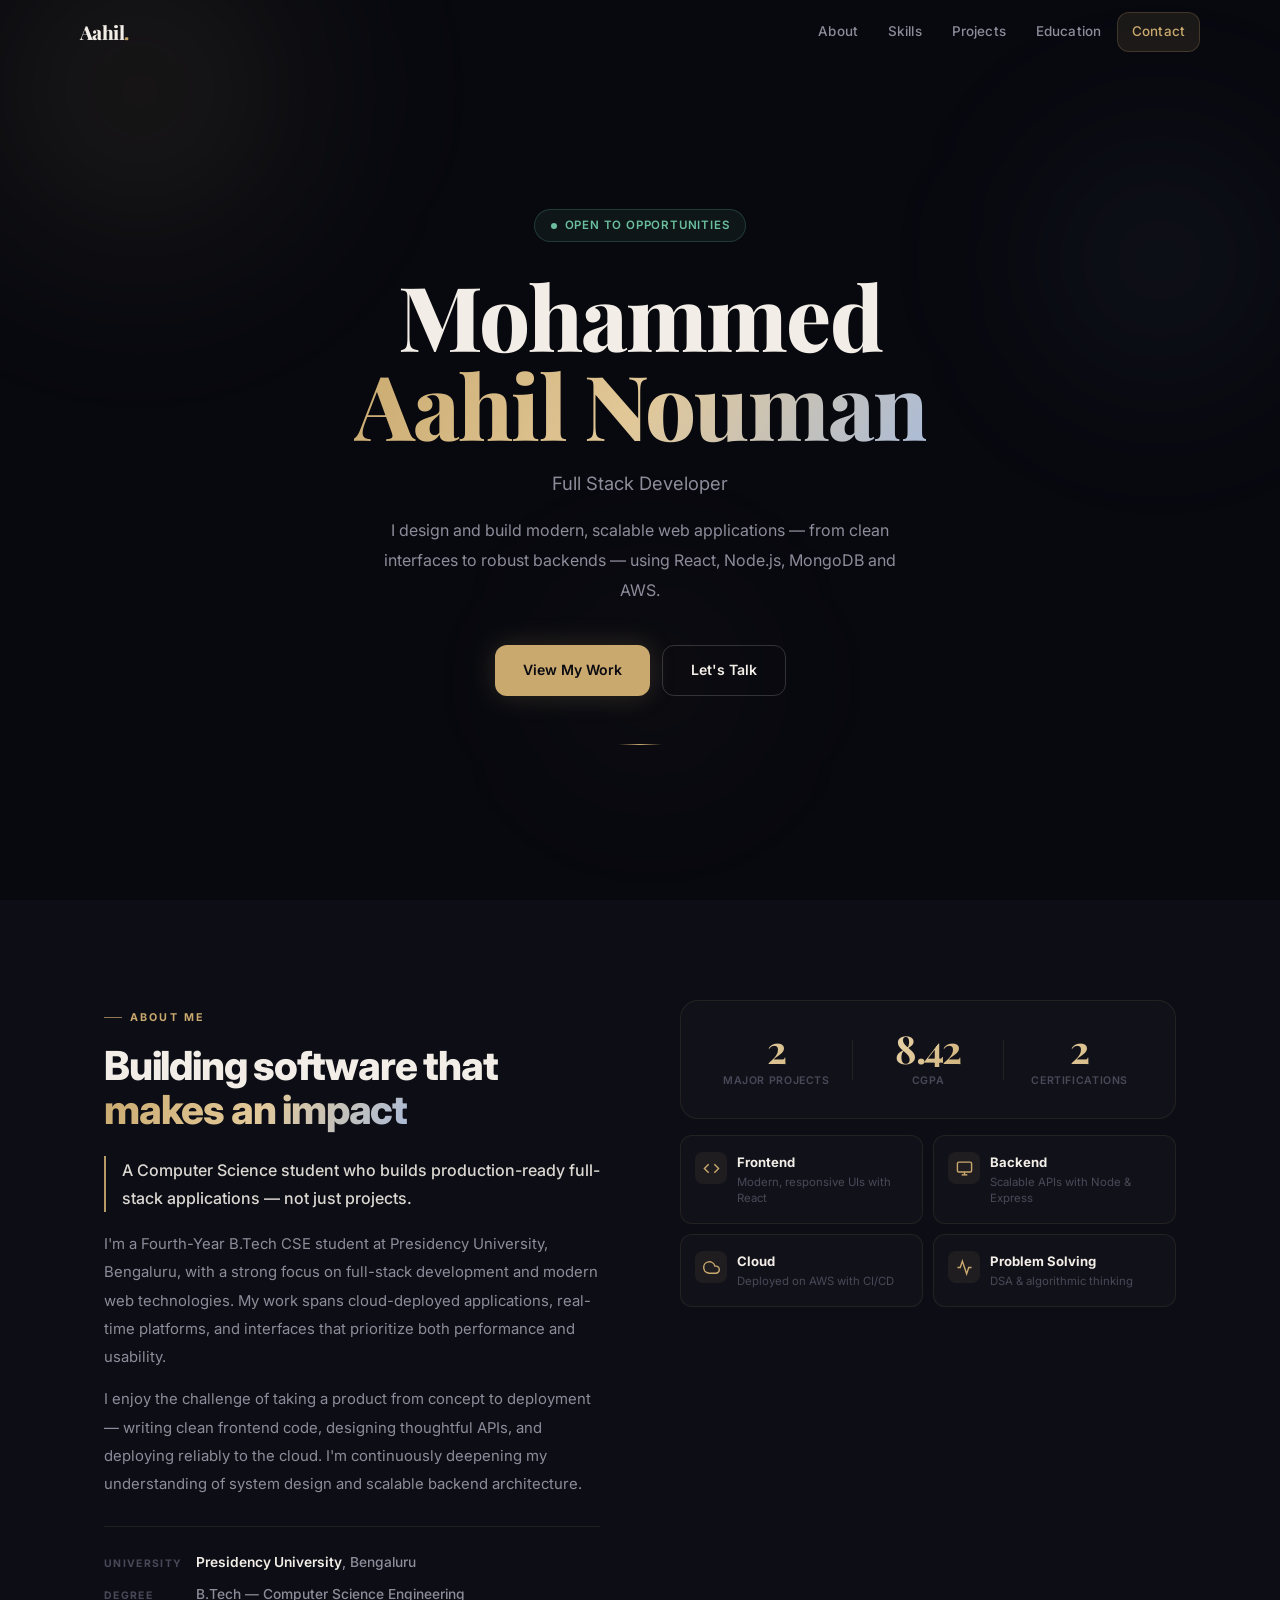
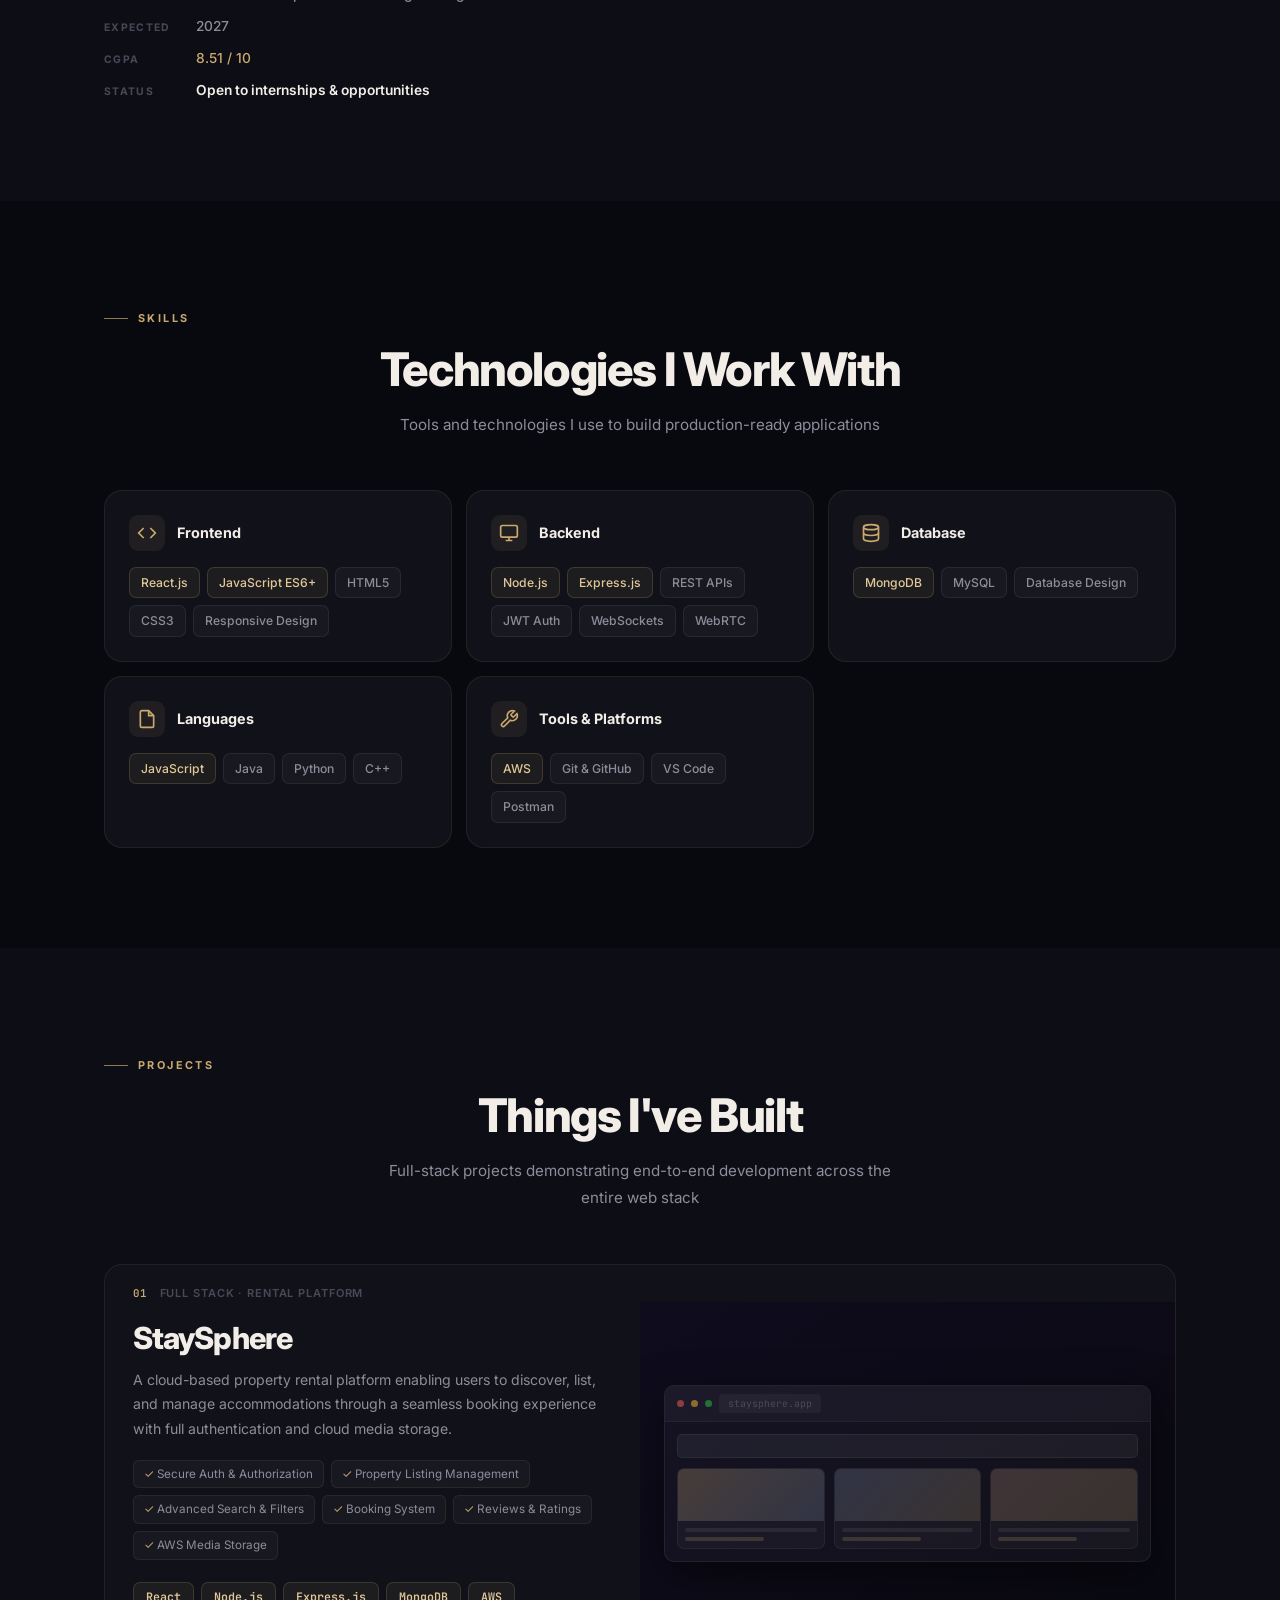
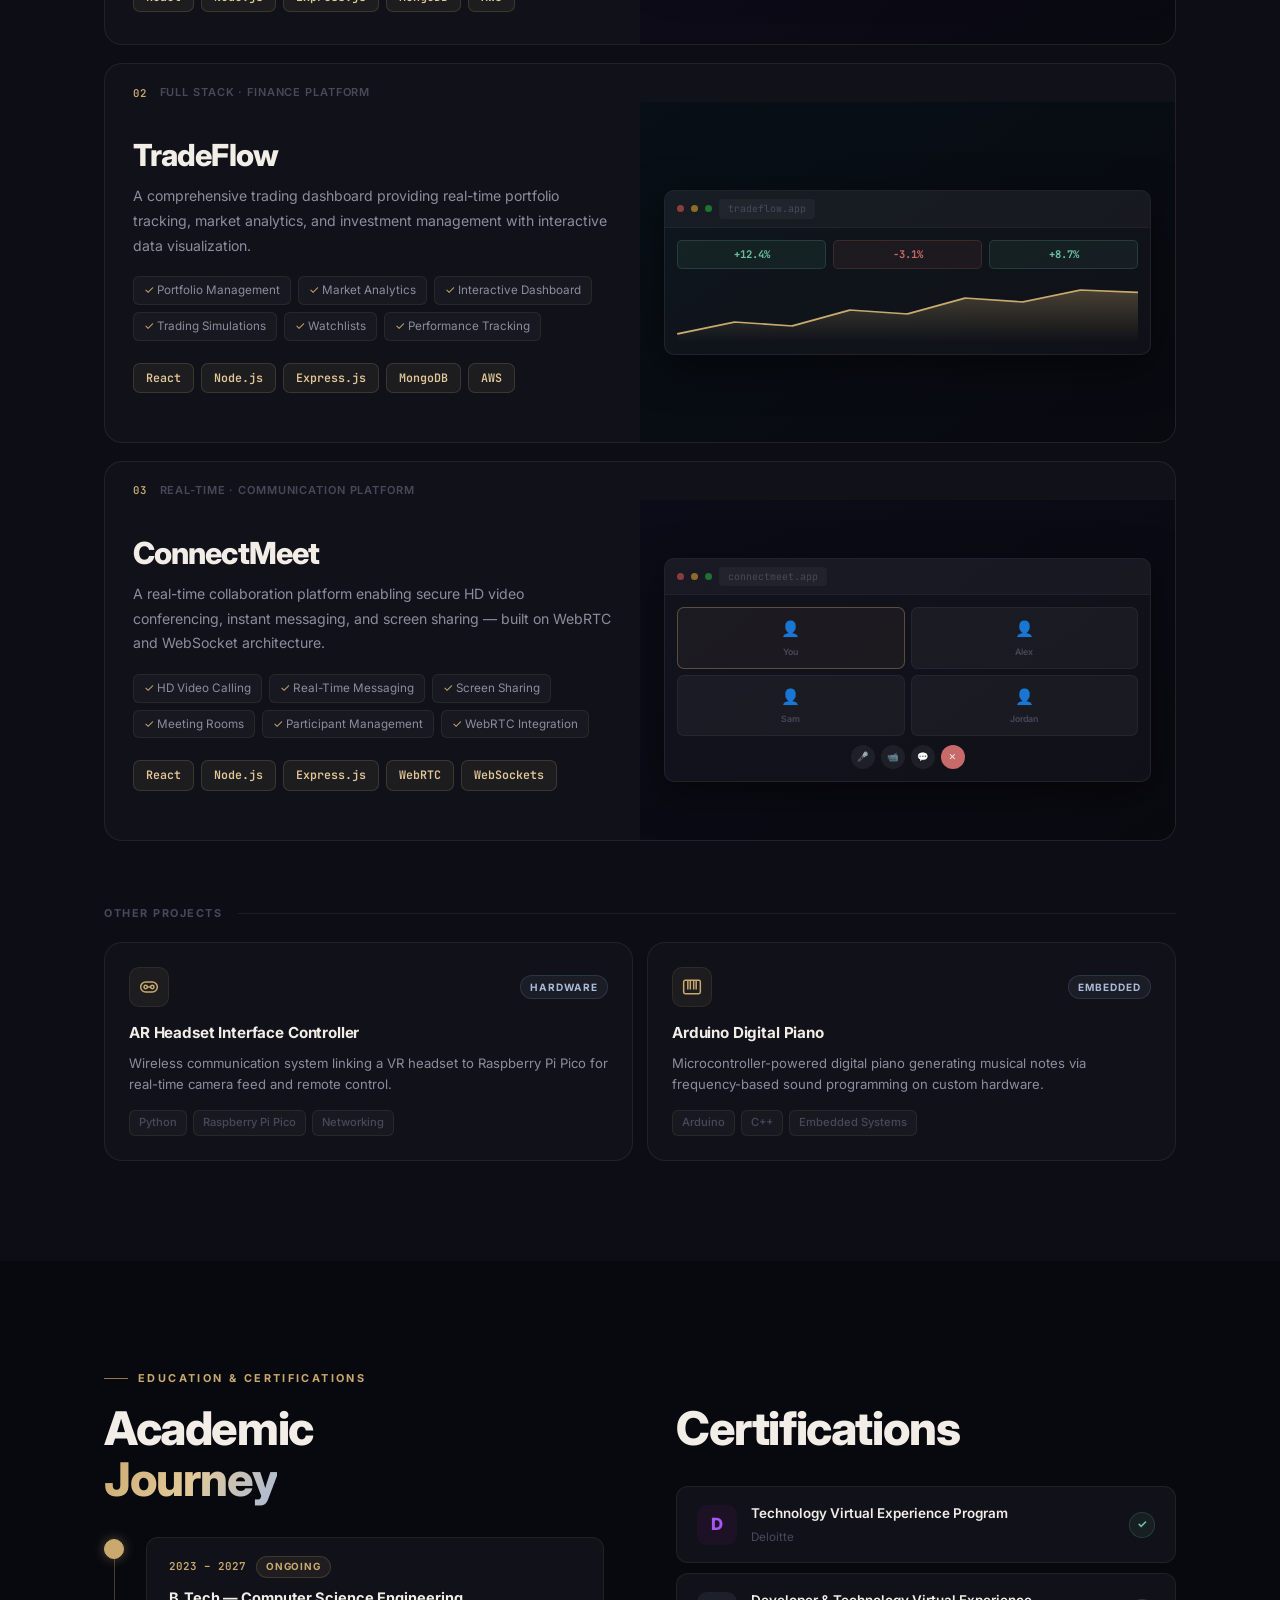
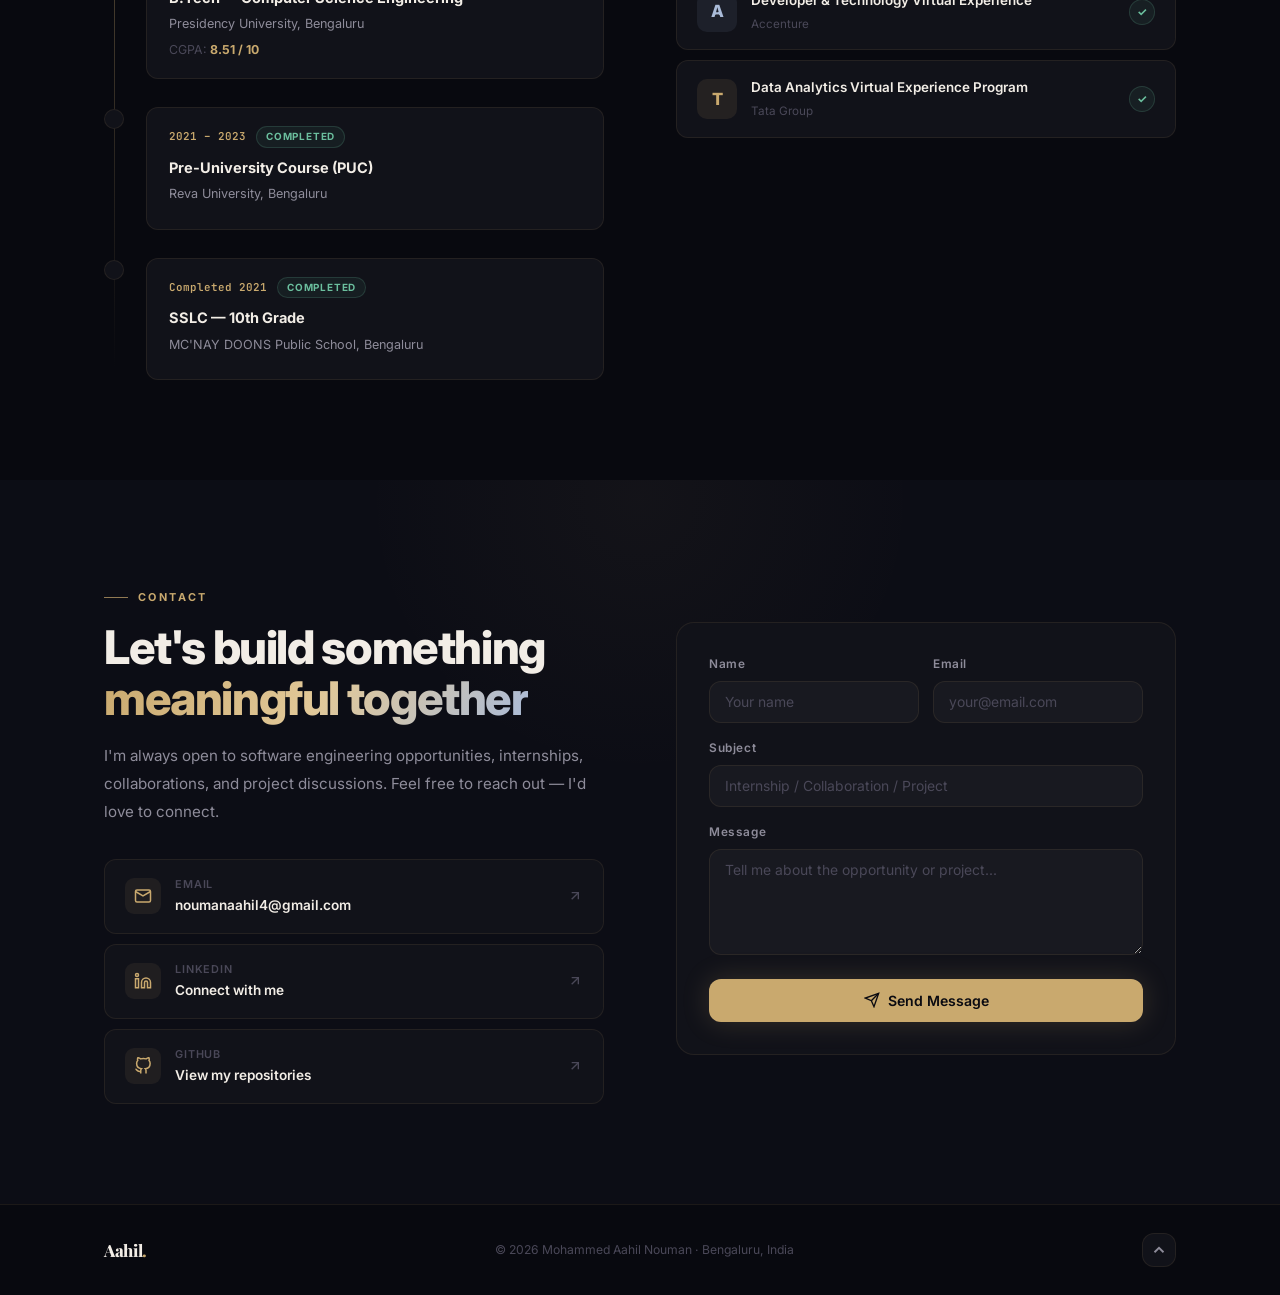
<file: index.html>
<!DOCTYPE html>
<html lang="en">
<head>
  <meta charset="UTF-8" />
  <meta name="viewport" content="width=device-width, initial-scale=1.0" />
  <meta name="description" content="Mohammed Aahil Nouman — Full Stack Developer building scalable web applications with React, Node.js, Express.js, MongoDB, and AWS." />
  <meta name="keywords" content="Mohammed Aahil Nouman, Full Stack Developer, React, Node.js, Portfolio, Web Developer, Bangalore" />
  <meta name="author" content="Mohammed Aahil Nouman" />
  <meta name="google-site-verification" content="_zfUgdGJXU92Dn0F3YGyIypkXSYlH4SWUs3bFoPZbm0" />
  <link rel="apple-touch-icon" sizes="180x180" href="/apple-touch-icon.png">
  <link rel="icon" type="image/png" sizes="32x32" href="/favicon-32x32.png">
  <link rel="icon" type="image/png" sizes="16x16" href="/favicon-16x16.png">
  <link rel="icon" href="/favicon.ico">
  <link rel="manifest" href="/site.webmanifest">
  <title>Mohammed Aahil Nouman — Full Stack Developer</title>
  <link rel="preconnect" href="https://fonts.googleapis.com" />
  <link rel="preconnect" href="https://fonts.gstatic.com" crossorigin />
  <link href="https://fonts.googleapis.com/css2?family=Inter:wght@300;400;500;600;700;800;900&family=JetBrains+Mono:wght@400;500;600&family=Playfair+Display:wght@700;800&display=swap" rel="stylesheet" />
  <link rel="stylesheet" href="style.css" />
</head>
<body>

  <!-- ═══════════════════════════════════ DESKTOP NAV ══ -->
  <nav id="navbar" class="navbar">
    <div class="nav-inner">

      <a href="#hero" class="nav-logo" id="nav-logo">
        Aahil<span class="logo-dot">.</span>
      </a>

      <div class="nav-links" id="nav-links">
        <a href="#about" class="nav-link">About</a>
        <a href="#skills" class="nav-link">Skills</a>
        <a href="#projects" class="nav-link">Projects</a>
        <a href="#education" class="nav-link">Education</a>
        <a href="#contact" class="nav-link nav-cta">Contact</a>
      </div>

    </div>
  </nav>

  <!-- ═══════════════════════════════ MOBILE BOTTOM NAV ══ -->
  <nav class="mob-nav" id="mob-nav" aria-label="Navigation">
    <a href="#about"     class="mni" data-s="about"     id="mni-about">
      <svg width="20" height="20" fill="none" stroke="currentColor" stroke-width="1.9" viewBox="0 0 24 24"><circle cx="12" cy="8" r="4"/><path d="M4 20c0-4 3.6-7 8-7s8 3 8 7"/></svg>
      <span>About</span>
    </a>
    <a href="#skills"    class="mni" data-s="skills"    id="mni-skills">
      <svg width="20" height="20" fill="none" stroke="currentColor" stroke-width="1.9" viewBox="0 0 24 24"><path d="M12 2L2 7l10 5 10-5-10-5z"/><path d="M2 17l10 5 10-5"/><path d="M2 12l10 5 10-5"/></svg>
      <span>Skills</span>
    </a>
    <a href="#projects"  class="mni" data-s="projects"  id="mni-projects">
      <svg width="20" height="20" fill="none" stroke="currentColor" stroke-width="1.9" viewBox="0 0 24 24"><rect x="3" y="3" width="7" height="7" rx="1.5"/><rect x="14" y="3" width="7" height="7" rx="1.5"/><rect x="3" y="14" width="7" height="7" rx="1.5"/><rect x="14" y="14" width="7" height="7" rx="1.5"/></svg>
      <span>Projects</span>
    </a>
    <a href="#education" class="mni" data-s="education" id="mni-education">
      <svg width="20" height="20" fill="none" stroke="currentColor" stroke-width="1.9" viewBox="0 0 24 24"><path d="M22 10v6M2 10l10-5 10 5-10 5-10-5z"/><path d="M6 12v5c3.6 2 8.4 2 12 0v-5"/></svg>
      <span>Edu</span>
    </a>
    <a href="#contact"   class="mni" data-s="contact"   id="mni-contact">
      <svg width="20" height="20" fill="none" stroke="currentColor" stroke-width="1.9" viewBox="0 0 24 24"><path d="M4 4h16c1.1 0 2 .9 2 2v12c0 1.1-.9 2-2 2H4c-1.1 0-2-.9-2-2V6c0-1.1.9-2 2-2z"/><polyline points="22,6 12,12 2,6"/></svg>
      <span>Contact</span>
    </a>
  </nav>

  <!-- ═════════════════════════════════════════ HERO ══ -->
  <section id="hero" class="hero">
    <div class="hero-bg">
      <div class="orb orb-1"></div>
      <div class="orb orb-2"></div>
      <div class="orb orb-3"></div>
    </div>
    <div class="hero-content">
      <div class="hero-badge">
        <span class="badge-dot"></span>
        Open to Opportunities
      </div>
      <h1 class="hero-name">
        Mohammed<br /><span class="gradient-text">Aahil Nouman</span>
      </h1>
      <p class="hero-tagline">Full Stack Developer</p>
      <p class="hero-sub">
        I design and build modern, scalable web applications — from clean interfaces to robust backends — using React, Node.js, MongoDB and AWS.
      </p>
      <div class="hero-cta">
        <a href="#projects" class="btn btn-primary" id="btn-projects">View My Work</a>
        <a href="#contact"  class="btn btn-outline"  id="btn-contact">Let's Talk</a>
      </div>
      <div class="hero-divider"></div>
    </div>
  </section>

  <!-- ═══════════════════════════════════════ ABOUT ══ -->
  <section id="about" class="section about-section">
    <div class="container">
      <div class="about-grid">

        <div class="about-left">
          <div class="about-intro-label">About Me</div>
          <h2 class="about-headline">Building software that<br /><span class="gradient-text">makes an impact</span></h2>
          <p class="about-pull">A Computer Science student who builds production-ready full-stack applications — not just projects.</p>
          <p class="about-body">I'm a Fourth-Year B.Tech CSE student at Presidency University, Bengaluru, with a strong focus on full-stack development and modern web technologies. My work spans cloud-deployed applications, real-time platforms, and interfaces that prioritize both performance and usability.</p>
          <p class="about-body">I enjoy the challenge of taking a product from concept to deployment — writing clean frontend code, designing thoughtful APIs, and deploying reliably to the cloud. I'm continuously deepening my understanding of system design and scalable backend architecture.</p>
          <div class="about-meta">
            <div class="about-meta-row"><span class="meta-label">University</span><span class="meta-value"><strong>Presidency University</strong>, Bengaluru</span></div>
            <div class="about-meta-row"><span class="meta-label">Degree</span><span class="meta-value">B.Tech — Computer Science Engineering</span></div>
            <div class="about-meta-row"><span class="meta-label">Expected</span><span class="meta-value">2027</span></div>
            <div class="about-meta-row"><span class="meta-label">CGPA</span><span class="meta-value"><span class="gold">8.51 / 10</span></span></div>
            <div class="about-meta-row"><span class="meta-label">Status</span><span class="meta-value"><strong>Open to internships &amp; opportunities</strong></span></div>
          </div>
        </div>

        <div class="about-right">
          <div class="about-stats-card">
            <div class="astat"><div class="astat-num" data-target="3">0</div><div class="astat-lbl">Major Projects</div></div>
            <div class="astat-sep"></div>
            <div class="astat"><div class="astat-num" data-target="8.51" data-decimal="true">0</div><div class="astat-lbl">CGPA</div></div>
            <div class="astat-sep"></div>
            <div class="astat"><div class="astat-num" data-target="3">0</div><div class="astat-lbl">Certifications</div></div>
          </div>
          <div class="about-pillars">
            <div class="pillar-item">
              <div class="pillar-icon"><svg width="17" height="17" fill="none" stroke="currentColor" stroke-width="2" viewBox="0 0 24 24"><polyline points="16,18 22,12 16,6"/><polyline points="8,6 2,12 8,18"/></svg></div>
              <div><div class="pillar-title">Frontend</div><div class="pillar-desc">Modern, responsive UIs with React</div></div>
            </div>
            <div class="pillar-item">
              <div class="pillar-icon"><svg width="17" height="17" fill="none" stroke="currentColor" stroke-width="2" viewBox="0 0 24 24"><rect x="2" y="3" width="20" height="14" rx="2"/><line x1="8" y1="21" x2="16" y2="21"/><line x1="12" y1="17" x2="12" y2="21"/></svg></div>
              <div><div class="pillar-title">Backend</div><div class="pillar-desc">Scalable APIs with Node &amp; Express</div></div>
            </div>
            <div class="pillar-item">
              <div class="pillar-icon"><svg width="17" height="17" fill="none" stroke="currentColor" stroke-width="2" viewBox="0 0 24 24"><path d="M18 10h-1.26A8 8 0 1 0 9 20h9a5 5 0 0 0 0-10z"/></svg></div>
              <div><div class="pillar-title">Cloud</div><div class="pillar-desc">Deployed on AWS with CI/CD</div></div>
            </div>
            <div class="pillar-item">
              <div class="pillar-icon"><svg width="17" height="17" fill="none" stroke="currentColor" stroke-width="2" viewBox="0 0 24 24"><polyline points="22,12 18,12 15,21 9,3 6,12 2,12"/></svg></div>
              <div><div class="pillar-title">Problem Solving</div><div class="pillar-desc">DSA &amp; algorithmic thinking</div></div>
            </div>
          </div>
        </div>

      </div>
    </div>
  </section>

  <!-- ═══════════════════════════════════════ SKILLS ══ -->
  <section id="skills" class="section skills-section">
    <div class="container">
      <div class="section-eyebrow">Skills</div>
      <h2 class="section-heading text-center">Technologies I Work With</h2>
      <p class="section-sub text-center">Tools and technologies I use to build production-ready applications</p>
      <div class="skills-grid">

        <div class="skill-cat" id="sk-frontend">
          <div class="sk-header"><div class="sk-icon"><svg width="20" height="20" fill="none" stroke="currentColor" stroke-width="2" viewBox="0 0 24 24"><polyline points="16,18 22,12 16,6"/><polyline points="8,6 2,12 8,18"/></svg></div><h3>Frontend</h3></div>
          <div class="sk-tags"><span class="sk-tag primary">React.js</span><span class="sk-tag primary">JavaScript ES6+</span><span class="sk-tag">HTML5</span><span class="sk-tag">CSS3</span><span class="sk-tag">Responsive Design</span></div>
        </div>

        <div class="skill-cat" id="sk-backend">
          <div class="sk-header"><div class="sk-icon"><svg width="20" height="20" fill="none" stroke="currentColor" stroke-width="2" viewBox="0 0 24 24"><rect x="2" y="3" width="20" height="14" rx="2"/><line x1="8" y1="21" x2="16" y2="21"/><line x1="12" y1="17" x2="12" y2="21"/></svg></div><h3>Backend</h3></div>
          <div class="sk-tags"><span class="sk-tag primary">Node.js</span><span class="sk-tag primary">Express.js</span><span class="sk-tag">REST APIs</span><span class="sk-tag">JWT Auth</span><span class="sk-tag">WebSockets</span><span class="sk-tag">WebRTC</span></div>
        </div>

        <div class="skill-cat" id="sk-db">
          <div class="sk-header"><div class="sk-icon"><svg width="20" height="20" fill="none" stroke="currentColor" stroke-width="2" viewBox="0 0 24 24"><ellipse cx="12" cy="5" rx="9" ry="3"/><path d="M21 12c0 1.66-4 3-9 3s-9-1.34-9-3"/><path d="M3 5v14c0 1.66 4 3 9 3s9-1.34 9-3V5"/></svg></div><h3>Database</h3></div>
          <div class="sk-tags"><span class="sk-tag primary">MongoDB</span><span class="sk-tag">MySQL</span><span class="sk-tag">Database Design</span></div>
        </div>

        <div class="skill-cat" id="sk-lang">
          <div class="sk-header"><div class="sk-icon"><svg width="20" height="20" fill="none" stroke="currentColor" stroke-width="2" viewBox="0 0 24 24"><path d="M14 2H6a2 2 0 0 0-2 2v16a2 2 0 0 0 2 2h12a2 2 0 0 0 2-2V8z"/><polyline points="14,2 14,8 20,8"/></svg></div><h3>Languages</h3></div>
          <div class="sk-tags"><span class="sk-tag primary">JavaScript</span><span class="sk-tag">Java</span><span class="sk-tag">Python</span><span class="sk-tag">C++</span></div>
        </div>

        <div class="skill-cat" id="sk-tools">
          <div class="sk-header"><div class="sk-icon"><svg width="20" height="20" fill="none" stroke="currentColor" stroke-width="2" viewBox="0 0 24 24"><path d="M14.7 6.3a1 1 0 0 0 0 1.4l1.6 1.6a1 1 0 0 0 1.4 0l3.77-3.77a6 6 0 0 1-7.94 7.94l-6.91 6.91a2.12 2.12 0 0 1-3-3l6.91-6.91a6 6 0 0 1 7.94-7.94l-3.76 3.76z"/></svg></div><h3>Tools &amp; Platforms</h3></div>
          <div class="sk-tags"><span class="sk-tag primary">AWS</span><span class="sk-tag">Git &amp; GitHub</span><span class="sk-tag">VS Code</span><span class="sk-tag">Postman</span></div>
        </div>

      </div>
    </div>
  </section>

  <!-- ═══════════════════════════════════════ PROJECTS ══ -->
  <section id="projects" class="section projects-section">
    <div class="container">
      <div class="section-eyebrow">Projects</div>
      <h2 class="section-heading text-center">Things I've Built</h2>
      <p class="section-sub text-center">Full-stack projects demonstrating end-to-end development across the entire web stack</p>
      <div class="projects-list">

        <div class="project-card" id="proj-staysphere">
          <div class="proj-meta"><span class="proj-num">01</span><span class="proj-type">Full Stack · Rental Platform</span></div>
          <div class="proj-body">
            <div class="proj-left">
              <h3 class="proj-name">StaySphere</h3>
              <p class="proj-desc">A cloud-based property rental platform enabling users to discover, list, and manage accommodations through a seamless booking experience with full authentication and cloud media storage.</p>
              <div class="proj-features"><span>Secure Auth &amp; Authorization</span><span>Property Listing Management</span><span>Advanced Search &amp; Filters</span><span>Booking System</span><span>Reviews &amp; Ratings</span><span>AWS Media Storage</span></div>
              <div class="proj-tech"><span>React</span><span>Node.js</span><span>Express.js</span><span>MongoDB</span><span>AWS</span></div>
            </div>
            <div class="proj-visual staysphere-vis">
              <div class="vis-browser">
                <div class="vis-bar"><span class="vb-d r"></span><span class="vb-d y"></span><span class="vb-d g"></span><span class="vb-url">staysphere.app</span></div>
                <div class="vis-content">
                  <div class="vis-search-bar"></div>
                  <div class="vis-cards">
                    <div class="vis-card"><div class="vc-img" style="background:linear-gradient(135deg,rgba(201,169,110,0.25),rgba(139,157,195,0.2))"></div><div class="vc-lines"><span></span><span></span></div></div>
                    <div class="vis-card"><div class="vc-img" style="background:linear-gradient(135deg,rgba(139,157,195,0.2),rgba(201,169,110,0.18))"></div><div class="vc-lines"><span></span><span></span></div></div>
                    <div class="vis-card"><div class="vc-img" style="background:linear-gradient(135deg,rgba(196,145,122,0.22),rgba(201,169,110,0.18))"></div><div class="vc-lines"><span></span><span></span></div></div>
                  </div>
                </div>
              </div>
            </div>
          </div>
        </div>

        <div class="project-card" id="proj-tradeflow">
          <div class="proj-meta"><span class="proj-num">02</span><span class="proj-type">Full Stack · Finance Platform</span></div>
          <div class="proj-body">
            <div class="proj-left">
              <h3 class="proj-name">TradeFlow</h3>
              <p class="proj-desc">A comprehensive trading dashboard providing real-time portfolio tracking, market analytics, and investment management with interactive data visualization.</p>
              <div class="proj-features"><span>Portfolio Management</span><span>Market Analytics</span><span>Interactive Dashboard</span><span>Trading Simulations</span><span>Watchlists</span><span>Performance Tracking</span></div>
              <div class="proj-tech"><span>React</span><span>Node.js</span><span>Express.js</span><span>MongoDB</span><span>AWS</span></div>
            </div>
            <div class="proj-visual tradeflow-vis">
              <div class="vis-browser">
                <div class="vis-bar"><span class="vb-d r"></span><span class="vb-d y"></span><span class="vb-d g"></span><span class="vb-url">tradeflow.app</span></div>
                <div class="vis-content">
                  <div class="dash-row-top"><div class="dash-stat-card up">+12.4%</div><div class="dash-stat-card dn">-3.1%</div><div class="dash-stat-card up">+8.7%</div></div>
                  <div class="dash-chart-area">
                    <svg viewBox="0 0 240 80" preserveAspectRatio="none">
                      <defs><linearGradient id="cg" x1="0" y1="0" x2="0" y2="1"><stop offset="0%" stop-color="rgba(201,169,110,0.3)"/><stop offset="100%" stop-color="rgba(201,169,110,0)"/></linearGradient></defs>
                      <polygon fill="url(#cg)" points="0,70 30,55 60,60 90,40 120,45 150,25 180,30 210,15 240,18 240,80 0,80"/>
                      <polyline fill="none" stroke="#c9a96e" stroke-width="2" points="0,70 30,55 60,60 90,40 120,45 150,25 180,30 210,15 240,18"/>
                    </svg>
                  </div>
                </div>
              </div>
            </div>
          </div>
        </div>

        <div class="project-card" id="proj-connectmeet">
          <div class="proj-meta"><span class="proj-num">03</span><span class="proj-type">Real-Time · Communication Platform</span></div>
          <div class="proj-body">
            <div class="proj-left">
              <h3 class="proj-name">ConnectMeet</h3>
              <p class="proj-desc">A real-time collaboration platform enabling secure HD video conferencing, instant messaging, and screen sharing — built on WebRTC and WebSocket architecture.</p>
              <div class="proj-features"><span>HD Video Calling</span><span>Real-Time Messaging</span><span>Screen Sharing</span><span>Meeting Rooms</span><span>Participant Management</span><span>WebRTC Integration</span></div>
              <div class="proj-tech"><span>React</span><span>Node.js</span><span>Express.js</span><span>WebRTC</span><span>WebSockets</span></div>
            </div>
            <div class="proj-visual connectmeet-vis">
              <div class="vis-browser">
                <div class="vis-bar"><span class="vb-d r"></span><span class="vb-d y"></span><span class="vb-d g"></span><span class="vb-url">connectmeet.app</span></div>
                <div class="vis-content">
                  <div class="vid-grid">
                    <div class="vid-tile active"><span>👤</span><div class="vid-lbl">You</div></div>
                    <div class="vid-tile"><span>👤</span><div class="vid-lbl">Alex</div></div>
                    <div class="vid-tile"><span>👤</span><div class="vid-lbl">Sam</div></div>
                    <div class="vid-tile"><span>👤</span><div class="vid-lbl">Jordan</div></div>
                  </div>
                  <div class="vid-controls"><div class="vc-btn">🎤</div><div class="vc-btn">📹</div><div class="vc-btn">💬</div><div class="vc-btn end">✕</div></div>
                </div>
              </div>
            </div>
          </div>
        </div>

      </div>

      <!-- Minor Projects -->
      <div class="minor-projects-wrap">
        <div class="minor-header"><span>Other Projects</span><div class="minor-line"></div></div>
        <div class="minor-grid">
          <div class="minor-card" id="proj-ar">
            <div class="minor-card-top"><div class="minor-icon"><svg width="20" height="20" fill="none" stroke="currentColor" stroke-width="1.8" viewBox="0 0 24 24"><rect x="2" y="6" width="20" height="12" rx="6"/><circle cx="8" cy="12" r="2"/><circle cx="16" cy="12" r="2"/><line x1="10" y1="12" x2="14" y2="12"/></svg></div><div class="minor-badge">Hardware</div></div>
            <h4>AR Headset Interface Controller</h4>
            <p>Wireless communication system linking a VR headset to Raspberry Pi Pico for real-time camera feed and remote control.</p>
            <div class="minor-tags"><span>Python</span><span>Raspberry Pi Pico</span><span>Networking</span></div>
          </div>
          <div class="minor-card" id="proj-piano">
            <div class="minor-card-top"><div class="minor-icon"><svg width="20" height="20" fill="none" stroke="currentColor" stroke-width="1.8" viewBox="0 0 24 24"><rect x="2" y="4" width="20" height="16" rx="2"/><line x1="7" y1="4" x2="7" y2="15"/><line x1="10" y1="4" x2="10" y2="15"/><line x1="14" y1="4" x2="14" y2="15"/><line x1="17" y1="4" x2="17" y2="15"/></svg></div><div class="minor-badge">Embedded</div></div>
            <h4>Arduino Digital Piano</h4>
            <p>Microcontroller-powered digital piano generating musical notes via frequency-based sound programming on custom hardware.</p>
            <div class="minor-tags"><span>Arduino</span><span>C++</span><span>Embedded Systems</span></div>
          </div>
        </div>
      </div>

    </div>
  </section>

  <!-- ═══════════════════════════════════════ EDUCATION ══ -->
  <section id="education" class="section education-section">
    <div class="container">
      <div class="section-eyebrow">Education &amp; Certifications</div>
      <div class="edu-layout">

        <div class="edu-col">
          <h2 class="section-heading">Academic<br /><span class="gradient-text">Journey</span></h2>
          <div class="timeline">
            <div class="timeline-item" id="edu-btech">
              <div class="tl-dot active"></div>
              <div class="tl-card">
                <div class="tl-top"><span class="tl-year">2023 – 2027</span><span class="tl-status">Ongoing</span></div>
                <div class="tl-degree">B.Tech — Computer Science Engineering</div>
                <div class="tl-school">Presidency University, Bengaluru</div>
                <div class="tl-score">CGPA: <strong>8.51 / 10</strong></div>
              </div>
            </div>
            <div class="timeline-item" id="edu-puc">
              <div class="tl-dot"></div>
              <div class="tl-card">
                <div class="tl-top"><span class="tl-year">2021 – 2023</span><span class="tl-status done">Completed</span></div>
                <div class="tl-degree">Pre-University Course (PUC)</div>
                <div class="tl-school">Reva University, Bengaluru</div>
              </div>
            </div>
            <div class="timeline-item" id="edu-school">
              <div class="tl-dot"></div>
              <div class="tl-card">
                <div class="tl-top"><span class="tl-year">Completed 2021</span><span class="tl-status done">Completed</span></div>
                <div class="tl-degree">SSLC — 10th Grade</div>
                <div class="tl-school">MC'NAY DOONS Public School, Bengaluru</div>
              </div>
            </div>
          </div>
        </div>

        <div class="cert-col">
          <h2 class="section-heading">Certifications</h2>
          <div class="cert-list">
            <div class="cert-item" id="cert-deloitte">
              <div class="cert-logo" style="background:rgba(134,25,143,0.10);color:#a855f7;">D</div>
              <div class="cert-detail"><div class="cert-name">Technology Virtual Experience Program</div><div class="cert-issuer">Deloitte</div></div>
              <div class="cert-tick">✓</div>
            </div>
            <div class="cert-item" id="cert-accenture">
              <div class="cert-logo" style="background:rgba(139,157,195,0.10);color:#aabbd8;">A</div>
              <div class="cert-detail"><div class="cert-name">Developer &amp; Technology Virtual Experience</div><div class="cert-issuer">Accenture</div></div>
              <div class="cert-tick">✓</div>
            </div>
            <div class="cert-item" id="cert-tata">
              <div class="cert-logo" style="background:rgba(201,169,110,0.10);color:#c9a96e;">T</div>
              <div class="cert-detail"><div class="cert-name">Data Analytics Virtual Experience Program</div><div class="cert-issuer">Tata Group</div></div>
              <div class="cert-tick">✓</div>
            </div>
          </div>
        </div>

      </div>
    </div>
  </section>

  <!-- ═══════════════════════════════════════ CONTACT ══ -->
  <section id="contact" class="section contact-section">
    <div class="container">
      <div class="section-eyebrow">Contact</div>
      <div class="contact-layout">

        <div class="contact-left">
          <h2 class="section-heading">Let's build something<br /><span class="gradient-text">meaningful together</span></h2>
          <p class="body-text">I'm always open to software engineering opportunities, internships, collaborations, and project discussions. Feel free to reach out — I'd love to connect.</p>
          <div class="contact-links">
            <a href="mailto:noumanaahil4@gmail.com" class="contact-link" id="link-email">
              <div class="cl-icon"><svg width="18" height="18" fill="none" stroke="currentColor" stroke-width="2" viewBox="0 0 24 24"><path d="M4 4h16c1.1 0 2 .9 2 2v12c0 1.1-.9 2-2 2H4c-1.1 0-2-.9-2-2V6c0-1.1.9-2 2-2z"/><polyline points="22,6 12,12 2,6"/></svg></div>
              <div><div class="cl-label">Email</div><div class="cl-value">noumanaahil4@gmail.com</div></div>
              <svg class="cl-arrow" width="16" height="16" fill="none" stroke="currentColor" stroke-width="2" viewBox="0 0 24 24"><line x1="7" y1="17" x2="17" y2="7"/><polyline points="7,7 17,7 17,17"/></svg>
            </a>
            <a href="https://linkedin.com" target="_blank" rel="noopener" class="contact-link" id="link-linkedin">
              <div class="cl-icon"><svg width="18" height="18" fill="none" stroke="currentColor" stroke-width="2" viewBox="0 0 24 24"><path d="M16 8a6 6 0 0 1 6 6v7h-4v-7a2 2 0 0 0-2-2 2 2 0 0 0-2 2v7h-4v-7a6 6 0 0 1 6-6z"/><rect x="2" y="9" width="4" height="12"/><circle cx="4" cy="4" r="2"/></svg></div>
              <div><div class="cl-label">LinkedIn</div><div class="cl-value">Connect with me</div></div>
              <svg class="cl-arrow" width="16" height="16" fill="none" stroke="currentColor" stroke-width="2" viewBox="0 0 24 24"><line x1="7" y1="17" x2="17" y2="7"/><polyline points="7,7 17,7 17,17"/></svg>
            </a>
            <a href="https://github.com" target="_blank" rel="noopener" class="contact-link" id="link-github">
              <div class="cl-icon"><svg width="18" height="18" fill="none" stroke="currentColor" stroke-width="2" viewBox="0 0 24 24"><path d="M9 19c-5 1.5-5-2.5-7-3m14 6v-3.87a3.37 3.37 0 0 0-.94-2.61c3.14-.35 6.44-1.54 6.44-7A5.44 5.44 0 0 0 20 4.77 5.07 5.07 0 0 0 19.91 1S18.73.65 16 2.48a13.38 13.38 0 0 0-7 0C6.27.65 5.09 1 5.09 1A5.07 5.07 0 0 0 5 4.77a5.44 5.44 0 0 0-1.5 3.78c0 5.42 3.3 6.61 6.44 7A3.37 3.37 0 0 0 9 18.13V22"/></svg></div>
              <div><div class="cl-label">GitHub</div><div class="cl-value">View my repositories</div></div>
              <svg class="cl-arrow" width="16" height="16" fill="none" stroke="currentColor" stroke-width="2" viewBox="0 0 24 24"><line x1="7" y1="17" x2="17" y2="7"/><polyline points="7,7 17,7 17,17"/></svg>
            </a>
          </div>
        </div>

        <div class="contact-right">
          <form id="contact-form" class="contact-form" novalidate>
            <div class="form-row">
              <div class="form-field"><label for="f-name">Name</label><input type="text" id="f-name" placeholder="Your name" autocomplete="name" required /></div>
              <div class="form-field"><label for="f-email">Email</label><input type="email" id="f-email" placeholder="your@email.com" autocomplete="email" required /></div>
            </div>
            <div class="form-field"><label for="f-subject">Subject</label><input type="text" id="f-subject" placeholder="Internship / Collaboration / Project" /></div>
            <div class="form-field"><label for="f-message">Message</label><textarea id="f-message" rows="5" placeholder="Tell me about the opportunity or project..." required></textarea></div>
            <button type="submit" class="btn btn-primary btn-full" id="form-submit">
              <svg width="16" height="16" fill="none" stroke="currentColor" stroke-width="2" viewBox="0 0 24 24"><line x1="22" y1="2" x2="11" y2="13"/><polygon points="22,2 15,22 11,13 2,9"/></svg>
              Send Message
            </button>
            <div id="form-success" class="form-success" style="display:none">✓ Message sent! I'll get back to you soon.</div>
          </form>
        </div>

      </div>
    </div>
  </section>

  <!-- ═══════════════════════════════════════ FOOTER ══ -->
  <footer class="footer">
    <div class="container">
      <div class="footer-inner">
        <span class="footer-name">Aahil<span class="logo-dot">.</span></span>
        <p class="footer-copy">© 2026 Mohammed Aahil Nouman · Bengaluru, India</p>
        <a href="#hero" class="footer-top" aria-label="Back to top" id="back-to-top">
          <svg width="18" height="18" fill="none" stroke="currentColor" stroke-width="2.5" viewBox="0 0 24 24"><polyline points="18,15 12,9 6,15"/></svg>
        </a>
      </div>
    </div>
  </footer>

  <script src="script.js"></script>


  
</body>
</html>
</file>
<file: style.css>
/* ═══════════════════════════════════════════════════════════
   AAHIL NOUMAN — PORTFOLIO  |  style.css
   Palette : Deep Dark / Antique Gold / Slate Blue
   Layout  : Mobile-first, fully responsive
═══════════════════════════════════════════════════════════ */

/* ─── TOKENS ─────────────────────────────────────────────── */
:root {
  --bg:         #08090f;
  --bg-2:       #0c0d15;
  --bg-card:    #111219;

  --gold:       #c9a96e;
  --gold-2:     #e2c898;
  --gold-3:     #f0deb8;
  --slate:      #8b9dc3;
  --slate-2:    #aabbd8;
  --slate-3:    #cdd8ed;

  --border:     rgba(201,169,110,0.10);
  --border-h:   rgba(201,169,110,0.28);

  --t1:         #f2ede6;
  --t2:         #8e8c9a;
  --t3:         #4a4858;

  --emerald:    #6bbf9e;
  --rose:       #c96a6a;

  --radius:     12px;
  --radius-lg:  18px;
  --transition: 0.25s cubic-bezier(0.4,0,0.2,1);
  --mono:       'JetBrains Mono', monospace;
  --display:    'Playfair Display', Georgia, serif;
  --nav-h:      64px;
}

/* ─── RESET ──────────────────────────────────────────────── */
*, *::before, *::after { box-sizing: border-box; margin: 0; padding: 0; }
html { scroll-behavior: smooth; scroll-padding-top: var(--nav-h); }
body {
  font-family: 'Inter', system-ui, sans-serif;
  background: var(--bg);
  color: var(--t1);
  line-height: 1.6;
  overflow-x: hidden;
  -webkit-font-smoothing: antialiased;
}
a  { color: inherit; text-decoration: none; }
ul { list-style: none; }
img { max-width: 100%; display: block; }
button { font-family: inherit; }
::-webkit-scrollbar { width: 4px; }
::-webkit-scrollbar-track { background: var(--bg); }
::-webkit-scrollbar-thumb { background: var(--gold); border-radius: 99px; }

/* ─── LAYOUT ─────────────────────────────────────────────── */
.container  { max-width: 1120px; margin: 0 auto; padding: 0 24px; }
.text-center { text-align: center; }
.section    { padding: 100px 0; }

/* ─── TYPOGRAPHY ─────────────────────────────────────────── */
.gradient-text {
  background: linear-gradient(120deg, var(--gold) 0%, var(--gold-2) 50%, var(--slate-2) 100%);
  -webkit-background-clip: text;
  -webkit-text-fill-color: transparent;
  background-clip: text;
}
.section-eyebrow {
  display: inline-flex; align-items: center; gap: 10px;
  font-size: 0.68rem; font-weight: 700; letter-spacing: 0.22em;
  text-transform: uppercase; color: var(--gold); margin-bottom: 16px;
}
.section-eyebrow::before { content:''; display:block; width:24px; height:1px; background:var(--gold); opacity:.7; }
.section-heading { font-size: clamp(1.75rem,4vw,2.9rem); font-weight:800; line-height:1.1; letter-spacing:-0.03em; margin-bottom:16px; }
.section-sub { font-size:.95rem; color:var(--t2); max-width:520px; margin:0 auto 52px; line-height:1.8; }
.body-text   { color:var(--t2); line-height:1.85; font-size:.95rem; margin-bottom:16px; }

/* ─── BUTTONS ────────────────────────────────────────────── */
.btn {
  display:inline-flex; align-items:center; justify-content:center; gap:8px;
  padding:13px 28px; border-radius:var(--radius); font-size:.88rem; font-weight:600;
  border:none; cursor:pointer; transition:var(--transition);
  white-space:nowrap; -webkit-tap-highlight-color:transparent; touch-action:manipulation;
}
.btn-primary  { background:var(--gold); color:#0a0a10; box-shadow:0 0 28px rgba(201,169,110,.2); }
.btn-primary:hover { background:var(--gold-2); transform:translateY(-2px); box-shadow:0 0 40px rgba(201,169,110,.35); }
.btn-outline  { background:transparent; color:var(--t1); border:1px solid rgba(242,237,230,.18); }
.btn-outline:hover { border-color:var(--gold); color:var(--gold); background:rgba(201,169,110,.06); transform:translateY(-2px); }
.btn-full { width:100%; }

/* ─── PROGRESS BAR ───────────────────────────────────────── */
.page-progress { position:fixed; top:0; left:0; height:2px; background:linear-gradient(90deg,var(--gold),var(--slate)); z-index:9999; transition:width .1s linear; }

/* ═══════════════════════════════════════════════════════════
   DESKTOP NAVBAR
   Three-part layout: [Logo] [Pill-centre] [Contact-CTA]
   The pill is absolute-centred inside the relative nav-inner.
═══════════════════════════════════════════════════════════ */
.navbar {
  position: fixed;
  top: 0; left: 0; right: 0;
  z-index: 1000;
  padding: 0 24px;
  height: var(--nav-h);
  display: flex;
  align-items: center;
  transition: background .35s, box-shadow .35s, border-color .35s;
}
.navbar.scrolled {
  background: rgba(8,9,15,.92);
  backdrop-filter: blur(20px);
  -webkit-backdrop-filter: blur(20px);
  border-bottom: 1px solid var(--border);
  box-shadow: 0 2px 28px rgba(0,0,0,.45);
}

/* nav-inner is relative so the pill can absolute-centre */
.nav-inner {
  position: relative;
  width: 100%;
  max-width: 1120px;
  margin: 0 auto;
  display: flex;
  align-items: center;
  justify-content: space-between;
}

/* ── Logo ── */
.nav-logo {
  font-size: 1.2rem;
  font-weight: 800;
  letter-spacing: -0.03em;
  font-family: var(--display);
  color: var(--t1);
  flex-shrink: 0;
  transition: color var(--transition);
  z-index: 1;
}
.nav-logo:hover { color: var(--gold); }
.logo-dot { color: var(--gold); }

/* Desktop nav links */
.nav-links {
  display: flex;
  align-items: center;
  gap: 2px;
}
.nav-link {
  font-size: 0.84rem;
  font-weight: 500;
  color: var(--t2);
  padding: 8px 14px;
  border-radius: var(--radius);
  transition: var(--transition);
  letter-spacing: 0.01em;
  white-space: nowrap;
  -webkit-tap-highlight-color: transparent;
}
.nav-link:hover, .nav-link.active {
  color: var(--t1);
  background: rgba(255,255,255,0.05);
}
.nav-cta {
  background: rgba(201,169,110,0.10) !important;
  color: var(--gold) !important;
  border: 1px solid rgba(201,169,110,0.22);
}
.nav-cta:hover {
  background: var(--gold) !important;
  color: #0a0a10 !important;
  border-color: var(--gold) !important;
}

/* ═══════════════════════════════════════════════════════════
   MOBILE BOTTOM NAV  (hidden on desktop)
═══════════════════════════════════════════════════════════ */
.mob-nav { display: none; }

/* ═══════════════════════════════════════════════════════════
   HERO
═══════════════════════════════════════════════════════════ */
.hero {
  min-height: 100vh;
  min-height: 100svh;
  display: flex; align-items: center; justify-content: center;
  position: relative; overflow: hidden;
  padding: calc(var(--nav-h) + 70px) 20px 80px;
  text-align: center;
}
.hero-bg { position:absolute; inset:0; pointer-events:none; overflow:hidden; }
.orb { position:absolute; border-radius:50%; filter:blur(80px); animation:orbFloat 12s ease-in-out infinite; }
.orb-1 { width:480px; height:480px; background:radial-gradient(circle,rgba(201,169,110,.12) 0%,transparent 70%); top:-150px; left:-100px; }
.orb-2 { width:360px; height:360px; background:radial-gradient(circle,rgba(139,157,195,.09) 0%,transparent 70%); top:80px; right:-60px; animation-delay:-5s; }
.orb-3 { width:280px; height:280px; background:radial-gradient(circle,rgba(196,145,122,.06) 0%,transparent 70%); bottom:80px; left:40%; animation-delay:-9s; }
@keyframes orbFloat { 0%,100%{transform:translateY(0) scale(1)} 50%{transform:translateY(-18px) scale(1.02)} }

.hero-content { position:relative; z-index:1; max-width:720px; width:100%; }
.hero-badge {
  display:inline-flex; align-items:center; gap:8px;
  background:rgba(107,191,158,.07); border:1px solid rgba(107,191,158,.22);
  color:var(--emerald); font-size:.72rem; font-weight:600;
  padding:6px 16px; border-radius:99px; margin-bottom:28px;
  letter-spacing:.07em; text-transform:uppercase;
  animation:fadeUp .7s ease both;
}
.badge-dot { width:6px; height:6px; background:var(--emerald); border-radius:50%; flex-shrink:0; animation:glow 2.2s ease-in-out infinite; }
@keyframes glow { 0%,100%{box-shadow:0 0 5px var(--emerald)} 50%{box-shadow:0 0 14px var(--emerald),0 0 28px rgba(107,191,158,.3)} }

.hero-name { font-family:var(--display); font-size:clamp(2.6rem,9vw,5.6rem); font-weight:800; line-height:1.0; letter-spacing:-0.02em; margin-bottom:20px; animation:fadeUp .7s ease .1s both; }
.hero-tagline { font-size:clamp(.95rem,2vw,1.15rem); color:var(--t2); margin-bottom:18px; animation:fadeUp .7s ease .2s both; }
.hero-sub { font-size:clamp(.88rem,1.6vw,1rem); color:var(--t2); max-width:520px; margin:0 auto 40px; line-height:1.85; animation:fadeUp .7s ease .3s both; }
.hero-cta { display:flex; gap:12px; justify-content:center; flex-wrap:wrap; animation:fadeUp .7s ease .4s both; }
.hero-divider { width:44px; height:1px; background:linear-gradient(90deg,transparent,var(--gold),transparent); margin:48px auto 0; animation:fadeUp .7s ease .6s both; }
@keyframes fadeUp { from{opacity:0;transform:translateY(22px)} to{opacity:1;transform:translateY(0)} }

/* ═══════════════════════════════════════════════════════════
   ABOUT
═══════════════════════════════════════════════════════════ */
.about-section { background:var(--bg-2); }
.about-grid { display:grid; grid-template-columns:1fr 1fr; gap:80px; align-items:start; }
.about-intro-label {
  display:inline-flex; align-items:center; gap:8px;
  font-size:.67rem; font-weight:700; letter-spacing:.2em; text-transform:uppercase;
  color:var(--gold); margin-bottom:18px;
}
.about-intro-label::before { content:''; display:block; width:18px; height:1px; background:var(--gold); opacity:.7; }
.about-headline { font-size:clamp(1.7rem,3.2vw,2.5rem); font-weight:800; line-height:1.1; letter-spacing:-0.03em; margin-bottom:24px; }
.about-pull { font-size:1rem; font-weight:500; color:var(--t1); line-height:1.75; margin-bottom:18px; padding-left:16px; border-left:2px solid var(--gold); opacity:.9; }
.about-body { font-size:.93rem; color:var(--t2); line-height:1.9; margin-bottom:14px; }
.about-meta { display:flex; flex-direction:column; gap:10px; margin-top:28px; padding-top:24px; border-top:1px solid var(--border); }
.about-meta-row { display:flex; align-items:baseline; gap:12px; flex-wrap:wrap; }
.meta-label { font-size:.65rem; font-weight:700; letter-spacing:.13em; text-transform:uppercase; color:var(--t3); min-width:80px; flex-shrink:0; }
.meta-value { font-size:.86rem; color:var(--t2); font-weight:500; }
.meta-value strong { color:var(--t1); font-weight:600; }
.gold { color:var(--gold); }

.about-right { display:flex; flex-direction:column; gap:16px; }
.about-stats-card { background:var(--bg-card); border:1px solid var(--border); border-radius:var(--radius-lg); padding:28px 20px; display:flex; align-items:center; justify-content:space-around; }
.astat { text-align:center; flex:1; padding:0 4px; }
.astat-num { font-family:var(--display); font-size:clamp(1.8rem,3vw,2.4rem); font-weight:700; letter-spacing:-0.04em; background:linear-gradient(120deg,var(--gold-3),var(--gold)); -webkit-background-clip:text; -webkit-text-fill-color:transparent; background-clip:text; line-height:1; margin-bottom:6px; }
.astat-lbl { font-size:.66rem; color:var(--t3); font-weight:600; letter-spacing:.06em; text-transform:uppercase; }
.astat-sep { width:1px; height:40px; background:var(--border); flex-shrink:0; }

.about-pillars { display:grid; grid-template-columns:1fr 1fr; gap:10px; }
.pillar-item { display:flex; align-items:flex-start; gap:10px; background:var(--bg-card); border:1px solid var(--border); border-radius:var(--radius); padding:16px 14px; transition:var(--transition); }
.pillar-item:hover { border-color:var(--border-h); transform:translateY(-2px); }
.pillar-icon { width:32px; height:32px; background:rgba(201,169,110,.08); border-radius:8px; display:flex; align-items:center; justify-content:center; color:var(--gold); flex-shrink:0; }
.pillar-title { font-size:.82rem; font-weight:700; margin-bottom:2px; color:var(--t1); }
.pillar-desc  { font-size:.71rem; color:var(--t3); line-height:1.4; }

/* ═══════════════════════════════════════════════════════════
   SKILLS
═══════════════════════════════════════════════════════════ */
.skills-section { background:var(--bg); }
.skills-grid { display:grid; grid-template-columns:repeat(3,1fr); gap:14px; }
.skill-cat { background:var(--bg-card); border:1px solid var(--border); border-radius:var(--radius-lg); padding:24px; transition:var(--transition); position:relative; overflow:hidden; }
.skill-cat::before { content:''; position:absolute; top:0; left:0; right:0; height:2px; background:linear-gradient(90deg,var(--gold),var(--slate)); opacity:0; transition:opacity var(--transition); }
.skill-cat:hover { border-color:var(--border-h); transform:translateY(-4px); box-shadow:0 16px 40px rgba(0,0,0,.4); }
.skill-cat:hover::before { opacity:1; }
.sk-header { display:flex; align-items:center; gap:12px; margin-bottom:16px; }
.sk-icon { width:36px; height:36px; background:rgba(201,169,110,.08); border-radius:9px; display:flex; align-items:center; justify-content:center; color:var(--gold); flex-shrink:0; }
.sk-header h3 { font-size:.9rem; font-weight:700; color:var(--t1); }
.sk-tags { display:flex; flex-wrap:wrap; gap:7px; }
.sk-tag { background:rgba(255,255,255,.03); border:1px solid rgba(255,255,255,.07); color:var(--t2); padding:5px 11px; border-radius:7px; font-size:.76rem; font-weight:500; transition:var(--transition); cursor:default; }
.sk-tag:hover { border-color:rgba(201,169,110,.3); color:var(--gold-2); }
.sk-tag.primary { background:rgba(201,169,110,.07); border-color:rgba(201,169,110,.2); color:var(--gold-2); }

/* ═══════════════════════════════════════════════════════════
   PROJECTS
═══════════════════════════════════════════════════════════ */
.projects-section { background:var(--bg-2); }
.projects-list { display:flex; flex-direction:column; gap:18px; }
.project-card { background:var(--bg-card); border:1px solid var(--border); border-radius:var(--radius-lg); overflow:hidden; transition:var(--transition); }
.project-card:hover { border-color:var(--border-h); box-shadow:0 20px 56px rgba(0,0,0,.5); }
.proj-meta { display:flex; align-items:center; gap:12px; padding:20px 28px 0; }
.proj-num  { font-family:var(--mono); font-size:.67rem; font-weight:600; color:var(--gold); letter-spacing:.12em; }
.proj-type { font-size:.69rem; color:var(--t3); font-weight:600; letter-spacing:.08em; text-transform:uppercase; }
.proj-body { display:grid; grid-template-columns:1fr 1fr; min-height:340px; }
.proj-left { padding:20px 28px 32px; display:flex; flex-direction:column; justify-content:center; }
.proj-name { font-size:clamp(1.5rem,2.5vw,1.9rem); font-weight:800; letter-spacing:-0.03em; margin-bottom:12px; line-height:1.1; }
.proj-desc { font-size:.88rem; color:var(--t2); line-height:1.75; margin-bottom:18px; }
.proj-features { display:flex; flex-wrap:wrap; gap:7px; margin-bottom:22px; }
.proj-features span { font-size:.73rem; color:var(--t2); background:rgba(255,255,255,.03); border:1px solid var(--border); padding:4px 10px; border-radius:6px; }
.proj-features span::before { content:"✓ "; color:var(--gold); }
.proj-tech { display:flex; flex-wrap:wrap; gap:7px; }
.proj-tech span { background:rgba(201,169,110,.07); border:1px solid rgba(201,169,110,.18); color:var(--gold-2); padding:5px 12px; border-radius:7px; font-size:.73rem; font-weight:600; font-family:var(--mono); }
.proj-visual { display:flex; align-items:center; justify-content:center; padding:24px; overflow:hidden; }
.staysphere-vis  { background:linear-gradient(145deg,#0f0c1e,#090910); }
.tradeflow-vis   { background:linear-gradient(145deg,#071016,#090910); }
.connectmeet-vis { background:linear-gradient(145deg,#0c0c18,#090910); }
.vis-browser { width:100%; background:rgba(255,255,255,.03); border:1px solid rgba(255,255,255,.07); border-radius:10px; overflow:hidden; box-shadow:0 12px 40px rgba(0,0,0,.5); }
.vis-bar { background:rgba(255,255,255,.03); padding:8px 12px; display:flex; align-items:center; gap:7px; border-bottom:1px solid rgba(255,255,255,.04); }
.vb-d { width:7px; height:7px; border-radius:50%; }
.vb-d.r { background:rgba(255,95,87,.5); } .vb-d.y { background:rgba(255,189,46,.5); } .vb-d.g { background:rgba(40,200,64,.5); }
.vb-url { font-family:var(--mono); font-size:.62rem; color:var(--t3); background:rgba(255,255,255,.04); padding:2px 9px; border-radius:4px; }
.vis-content { padding:12px; }
.vis-search-bar { height:24px; background:rgba(255,255,255,.05); border-radius:5px; margin-bottom:10px; border:1px solid rgba(255,255,255,.06); }
.vis-cards { display:flex; gap:9px; }
.vis-card { flex:1; background:rgba(255,255,255,.03); border-radius:7px; overflow:hidden; border:1px solid rgba(255,255,255,.05); }
.vc-img { height:52px; }
.vc-lines { padding:7px; display:flex; flex-direction:column; gap:5px; }
.vc-lines span { display:block; height:4px; background:rgba(255,255,255,.07); border-radius:3px; }
.vc-lines span:last-child { width:60%; background:rgba(201,169,110,.2); }
.dash-row-top { display:flex; gap:7px; margin-bottom:9px; }
.dash-stat-card { flex:1; padding:5px 8px; border-radius:5px; font-family:var(--mono); font-size:.66rem; font-weight:700; text-align:center; }
.dash-stat-card.up { background:rgba(107,191,158,.08); color:var(--emerald); border:1px solid rgba(107,191,158,.18); }
.dash-stat-card.dn { background:rgba(201,106,106,.08); color:var(--rose);    border:1px solid rgba(201,106,106,.18); }
.dash-chart-area { overflow:hidden; border-radius:5px; }
.dash-chart-area svg { width:100%; height:64px; display:block; }
.vid-grid { display:grid; grid-template-columns:1fr 1fr; gap:6px; margin-bottom:9px; }
.vid-tile { background:rgba(255,255,255,.04); border-radius:7px; padding:9px 7px; display:flex; flex-direction:column; align-items:center; gap:3px; font-size:.95rem; border:1px solid rgba(255,255,255,.05); min-height:50px; justify-content:center; }
.vid-tile.active { border-color:rgba(201,169,110,.35); background:rgba(201,169,110,.06); }
.vid-lbl { font-size:.55rem; color:var(--t3); font-weight:600; }
.vid-controls { display:flex; justify-content:center; gap:6px; }
.vc-btn { width:24px; height:24px; border-radius:50%; background:rgba(255,255,255,.06); display:flex; align-items:center; justify-content:center; font-size:.58rem; }
.vc-btn.end { background:var(--rose); }

.minor-projects-wrap { margin-top:64px; }
.minor-header { display:flex; align-items:center; gap:16px; margin-bottom:20px; }
.minor-header span { font-size:.68rem; font-weight:700; letter-spacing:.14em; text-transform:uppercase; color:var(--t3); white-space:nowrap; }
.minor-line { flex:1; height:1px; background:var(--border); }
.minor-grid { display:grid; grid-template-columns:1fr 1fr; gap:14px; }
.minor-card { background:var(--bg-card); border:1px solid var(--border); border-radius:var(--radius-lg); padding:24px; transition:var(--transition); }
.minor-card:hover { border-color:var(--border-h); transform:translateY(-3px); box-shadow:0 12px 32px rgba(0,0,0,.35); }
.minor-card-top { display:flex; align-items:center; justify-content:space-between; margin-bottom:14px; }
.minor-icon { width:40px; height:40px; background:rgba(201,169,110,.07); border:1px solid var(--border); border-radius:10px; display:flex; align-items:center; justify-content:center; color:var(--gold); }
.minor-badge { font-size:.63rem; font-weight:700; letter-spacing:.1em; text-transform:uppercase; color:var(--slate-2); background:rgba(139,157,195,.08); border:1px solid rgba(139,157,195,.18); padding:3px 9px; border-radius:99px; }
.minor-card h4 { font-size:.95rem; font-weight:700; margin-bottom:7px; letter-spacing:-0.01em; }
.minor-card p  { font-size:.82rem; color:var(--t2); line-height:1.65; margin-bottom:14px; }
.minor-tags { display:flex; flex-wrap:wrap; gap:6px; }
.minor-tags span { font-size:.7rem; color:var(--t3); background:rgba(255,255,255,.03); border:1px solid var(--border); padding:3px 9px; border-radius:6px; font-weight:500; }

/* ═══════════════════════════════════════════════════════════
   EDUCATION
═══════════════════════════════════════════════════════════ */
.education-section { background:var(--bg); }
.edu-layout { display:grid; grid-template-columns:1fr 1fr; gap:72px; align-items:start; }
.timeline { margin-top:32px; display:flex; flex-direction:column; position:relative; }
.timeline::before { content:''; position:absolute; left:10px; top:12px; bottom:12px; width:1px; background:linear-gradient(to bottom,var(--gold),transparent); opacity:.35; }
.timeline-item { display:flex; gap:22px; align-items:flex-start; padding-bottom:28px; }
.timeline-item:last-child { padding-bottom:0; }
.tl-dot { width:20px; height:20px; border-radius:50%; background:var(--bg-card); border:1.5px solid var(--border); flex-shrink:0; margin-top:2px; position:relative; z-index:1; transition:var(--transition); }
.tl-dot.active { background:var(--gold); border-color:var(--gold); box-shadow:0 0 12px rgba(201,169,110,.4); }
.tl-card { background:var(--bg-card); border:1px solid var(--border); border-radius:var(--radius); padding:18px 22px; flex:1; transition:var(--transition); }
.tl-card:hover { border-color:var(--border-h); transform:translateX(4px); }
.tl-top { display:flex; align-items:center; gap:10px; margin-bottom:9px; flex-wrap:wrap; }
.tl-year { font-family:var(--mono); font-size:.68rem; color:var(--gold); font-weight:600; }
.tl-status { font-size:.62rem; font-weight:700; letter-spacing:.08em; text-transform:uppercase; padding:2px 9px; border-radius:99px; background:rgba(201,169,110,.08); color:var(--gold); border:1px solid rgba(201,169,110,.18); }
.tl-status.done { background:rgba(107,191,158,.07); color:var(--emerald); border-color:rgba(107,191,158,.18); }
.tl-degree { font-size:.91rem; font-weight:700; margin-bottom:4px; }
.tl-school { font-size:.79rem; color:var(--t2); margin-bottom:6px; }
.tl-score  { font-size:.77rem; color:var(--t3); }
.tl-score strong { color:var(--gold); font-weight:700; }

.cert-col .section-heading { margin-bottom:0; }
.cert-list { margin-top:32px; display:flex; flex-direction:column; gap:10px; }
.cert-item { display:flex; align-items:center; gap:14px; background:var(--bg-card); border:1px solid var(--border); border-radius:var(--radius); padding:16px 20px; transition:var(--transition); }
.cert-item:hover { border-color:var(--border-h); transform:translateX(4px); }
.cert-logo  { width:40px; height:40px; border-radius:10px; display:flex; align-items:center; justify-content:center; font-weight:800; font-size:1.05rem; flex-shrink:0; }
.cert-detail { flex:1; min-width:0; }
.cert-name   { font-size:.84rem; font-weight:600; margin-bottom:3px; }
.cert-issuer { font-size:.73rem; color:var(--t3); }
.cert-tick   { width:26px; height:26px; border-radius:50%; background:rgba(107,191,158,.08); border:1px solid rgba(107,191,158,.18); color:var(--emerald); font-size:.72rem; font-weight:700; display:flex; align-items:center; justify-content:center; flex-shrink:0; }

/* ═══════════════════════════════════════════════════════════
   CONTACT
═══════════════════════════════════════════════════════════ */
.contact-section { background:var(--bg-2); position:relative; overflow:hidden; }
.contact-section::before { content:''; position:absolute; top:-260px; left:50%; transform:translateX(-50%); width:560px; height:560px; background:radial-gradient(circle,rgba(201,169,110,.04) 0%,transparent 70%); pointer-events:none; }
.contact-layout { display:grid; grid-template-columns:1fr 1fr; gap:72px; align-items:start; }
.contact-left .section-heading { margin-bottom:18px; }
.contact-links { display:flex; flex-direction:column; gap:10px; margin-top:32px; }
.contact-link { display:flex; align-items:center; gap:14px; background:var(--bg-card); border:1px solid var(--border); border-radius:var(--radius); padding:16px 20px; transition:var(--transition); }
.contact-link:hover { border-color:var(--border-h); transform:translateX(4px); }
.cl-icon { width:36px; height:36px; background:rgba(201,169,110,.08); border-radius:9px; display:flex; align-items:center; justify-content:center; color:var(--gold); flex-shrink:0; }
.cl-label { font-size:.68rem; color:var(--t3); font-weight:600; text-transform:uppercase; letter-spacing:.08em; margin-bottom:2px; }
.cl-value { font-size:.85rem; font-weight:600; color:var(--t1); word-break:break-all; }
.cl-arrow { margin-left:auto; color:var(--t3); flex-shrink:0; transition:var(--transition); }
.contact-link:hover .cl-arrow { color:var(--gold); transform:translate(3px,-3px); }

.contact-form { background:var(--bg-card); border:1px solid var(--border); border-radius:var(--radius-lg); padding:32px; }
.form-row { display:grid; grid-template-columns:1fr 1fr; gap:14px; }
.form-field { margin-bottom:16px; }
.form-field label { display:block; font-size:.74rem; font-weight:600; color:var(--t2); margin-bottom:7px; letter-spacing:.05em; }
.form-field input,
.form-field textarea {
  width:100%; background:rgba(255,255,255,.03); border:1px solid var(--border);
  border-radius:var(--radius); padding:12px 15px; font-size:.87rem; font-family:inherit;
  color:var(--t1); outline:none; transition:var(--transition); resize:vertical; -webkit-appearance:none;
}
.form-field input::placeholder,
.form-field textarea::placeholder { color:var(--t3); }
.form-field input:focus,
.form-field textarea:focus { border-color:var(--gold); background:rgba(201,169,110,.04); box-shadow:0 0 0 3px rgba(201,169,110,.08); }
.form-success { margin-top:12px; background:rgba(107,191,158,.07); border:1px solid rgba(107,191,158,.18); color:var(--emerald); padding:12px; border-radius:var(--radius); font-size:.83rem; font-weight:600; text-align:center; animation:fadeUp .4s ease; }

/* ═══════════════════════════════════════════════════════════
   FOOTER
═══════════════════════════════════════════════════════════ */
.footer { background:var(--bg); border-top:1px solid var(--border); padding:28px 0; }
.footer-inner { display:flex; align-items:center; justify-content:space-between; gap:16px; flex-wrap:wrap; }
.footer-name { font-size:1.05rem; font-weight:800; letter-spacing:-0.02em; font-family:var(--display); }
.footer-copy { font-size:.76rem; color:var(--t3); }
.footer-top { width:34px; height:34px; background:var(--bg-card); border:1px solid var(--border); border-radius:var(--radius); display:flex; align-items:center; justify-content:center; color:var(--t2); transition:var(--transition); }
.footer-top:hover { border-color:var(--gold); color:var(--gold); background:rgba(201,169,110,.06); }

/* ─── SCROLL REVEAL ──────────────────────────────────────── */
.reveal { opacity:0; transform:translateY(26px); transition:opacity .6s ease, transform .6s ease; }
.reveal.visible { opacity:1; transform:translateY(0); }
.reveal-d1 { transition-delay:.08s; }
.reveal-d2 { transition-delay:.16s; }

/* ═══════════════════════════════════════════════════════════
   RESPONSIVE — TABLET  (≤ 1024px)
═══════════════════════════════════════════════════════════ */
@media (max-width: 1024px) {
  .about-grid     { grid-template-columns:1fr; gap:48px; }
  .skills-grid    { grid-template-columns:1fr 1fr; }
  .proj-body      { grid-template-columns:1fr; }
  .proj-visual    { display:none; }
  .proj-left      { padding:18px 24px 28px; }
  .edu-layout     { grid-template-columns:1fr; gap:48px; }
  .contact-layout { grid-template-columns:1fr; gap:44px; }
  .minor-grid     { grid-template-columns:1fr 1fr; }

  /* Pill: slightly reduce size on tablet */
  .npi { width:36px; height:36px; }
}

/* ═══════════════════════════════════════════════════════════
   RESPONSIVE — MOBILE  (≤ 768px)
   Desktop pill + CTA hidden; mobile bottom pill shown
═══════════════════════════════════════════════════════════ */
@media (max-width: 768px) {
  .container { padding:0 16px; }
  .section   { padding:72px 0 110px; } /* extra bottom for pill clearance */

  /* ── Hide desktop nav on mobile ── */
  .nav-links    { display:none; }
  .nav-logo     { font-size:1.1rem; }

  /* ── Mobile bottom pill nav ── */
  .mob-nav {
    display: flex;
    align-items: center;
    justify-content: space-around;
    position: fixed;
    bottom: 16px;
    left: 50%;
    transform: translateX(-50%);
    z-index: 1000;
    background: rgba(13,14,22,.95);
    backdrop-filter: blur(24px);
    -webkit-backdrop-filter: blur(24px);
    border: 1px solid rgba(201,169,110,.14);
    border-radius: 99px;
    padding: 8px 14px;
    gap: 2px;
    box-shadow: 0 8px 40px rgba(0,0,0,.65), 0 0 0 1px rgba(255,255,255,.04);
    min-width: 300px;
    max-width: calc(100vw - 32px);
  }

  .mni {
    display: flex;
    flex-direction: column;
    align-items: center;
    gap: 3px;
    padding: 8px 10px;
    border-radius: 99px;
    color: var(--t3);
    font-size: .52rem;
    font-weight: 700;
    letter-spacing: .05em;
    text-transform: uppercase;
    transition: color var(--transition), background var(--transition);
    -webkit-tap-highlight-color: transparent;
    touch-action: manipulation;
    flex: 1;
    text-align: center;
  }
  .mni svg        { flex-shrink:0; transition:stroke .2s; }
  .mni:hover      { color:var(--t1); background:rgba(255,255,255,.05); }
  .mni.active     { color:var(--gold); background:rgba(201,169,110,.12); border-radius:99px; }
  .mni.active svg { stroke:var(--gold); }

  /* ── Other mobile layouts ── */
  .hero { padding: calc(var(--nav-h) + 32px) 16px 80px; }
  .hero-cta { gap:10px; }

  .about-grid    { gap:36px; }
  .about-pillars { grid-template-columns:1fr 1fr; }

  .skills-grid { grid-template-columns:1fr; }

  .proj-meta { padding:16px 18px 0; }
  .proj-left { padding:14px 18px 24px; }
  .minor-grid { grid-template-columns:1fr; }

  .edu-layout { gap:40px; }
  .timeline::before { left:8px; }
  .tl-dot { width:16px; height:16px; }
  .timeline-item { gap:16px; }
  .tl-card { padding:14px 16px; }

  .contact-layout { gap:36px; }
  .contact-form   { padding:22px 18px; }
  .form-row       { grid-template-columns:1fr; }

  .footer { padding-bottom:90px; }
  .footer-inner { justify-content:center; text-align:center; flex-direction:column; gap:10px; }
}

/* ═══════════════════════════════════════════════════════════
   RESPONSIVE — SMALL PHONE  (≤ 480px)
═══════════════════════════════════════════════════════════ */
@media (max-width: 480px) {
  .hero-cta { flex-direction:column; align-items:stretch; }
  .hero-cta .btn { width:100%; }

  .about-stats-card { flex-direction:column; gap:20px; padding:24px 16px; }
  .astat-sep { width:80px; height:1px; }
  .about-pillars { grid-template-columns:1fr; }

  .section-heading { font-size:clamp(1.5rem,6vw,2rem); }
  .about-headline  { font-size:clamp(1.5rem,6vw,2rem); }

  .skill-cat { padding:18px; }
  .proj-name { font-size:1.5rem; }
  .minor-card { padding:18px; }
  .cert-item { padding:14px 16px; }
  .cert-name { font-size:.8rem; }
  .cl-value  { font-size:.78rem; }

  .mob-nav { min-width:unset; width:calc(100vw - 24px); padding:8px 8px; gap:0; }
  .mni { padding:7px 6px; }
}
</file>
